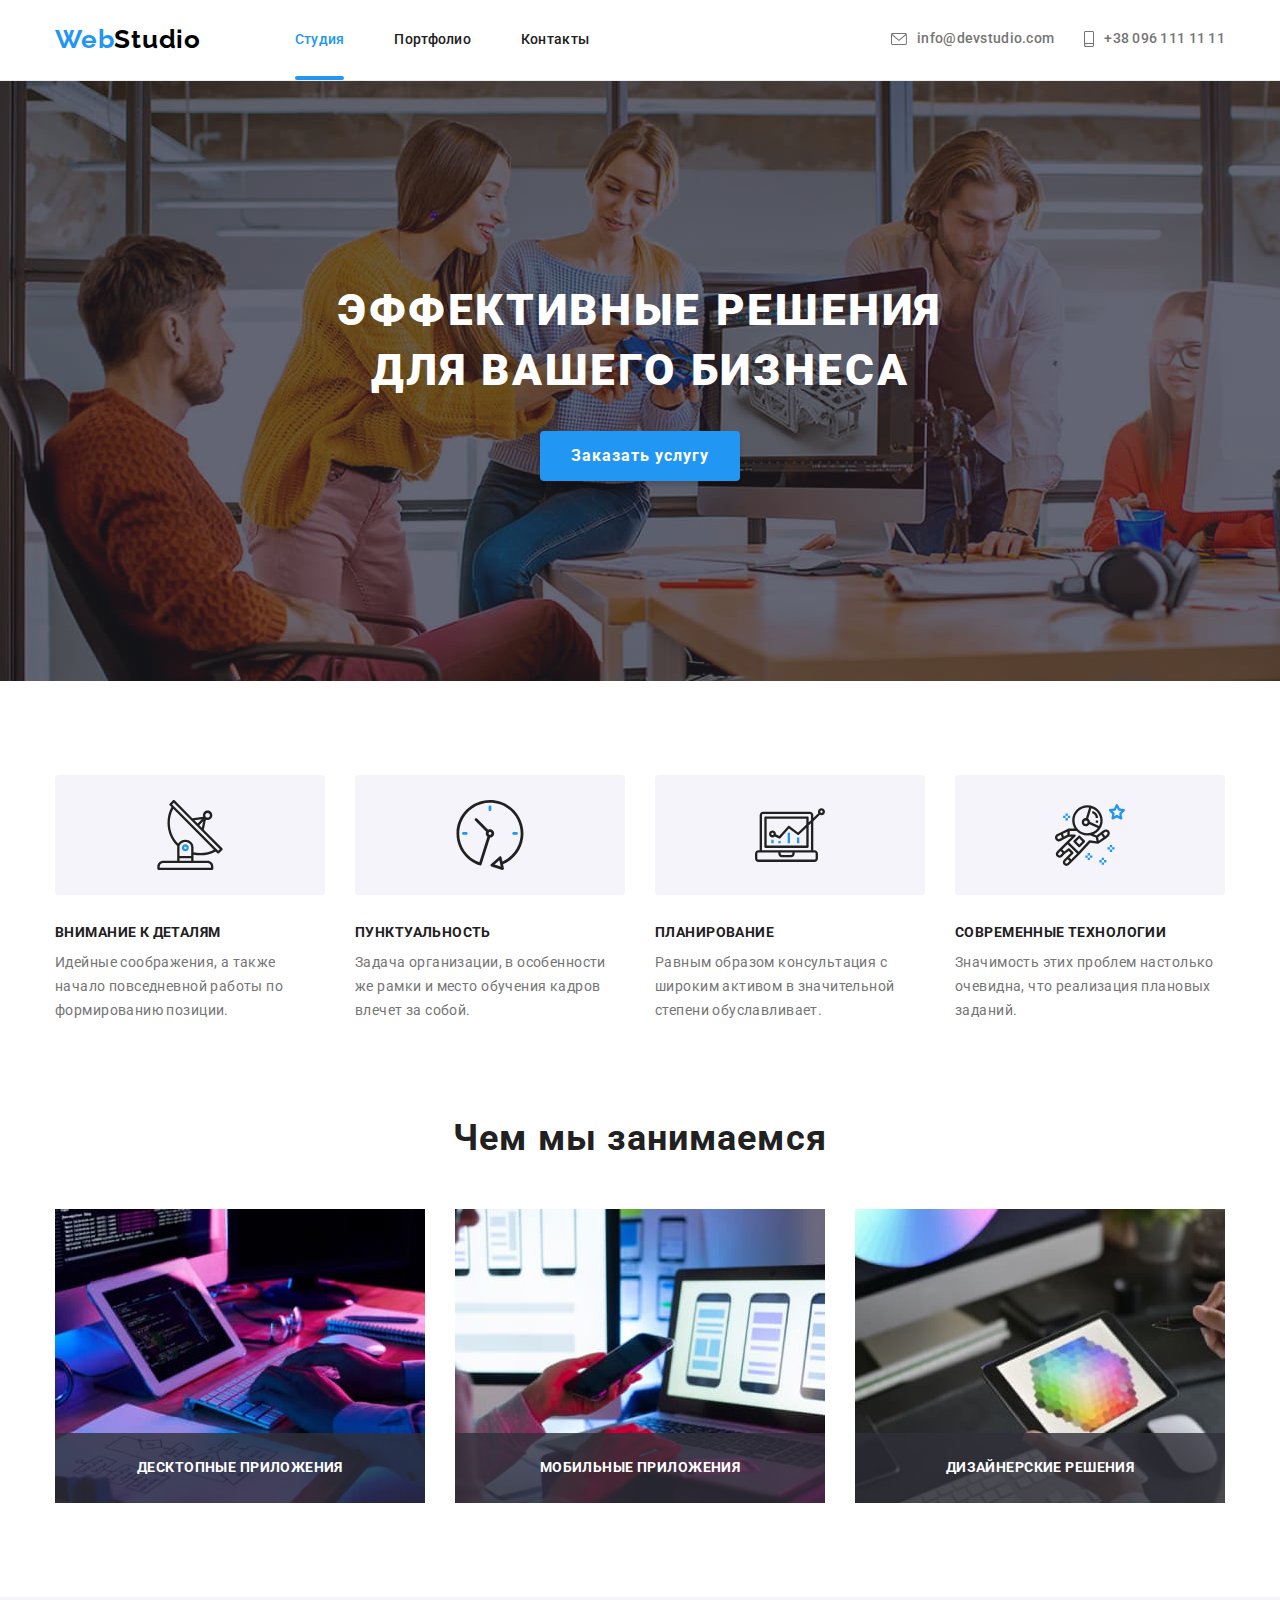
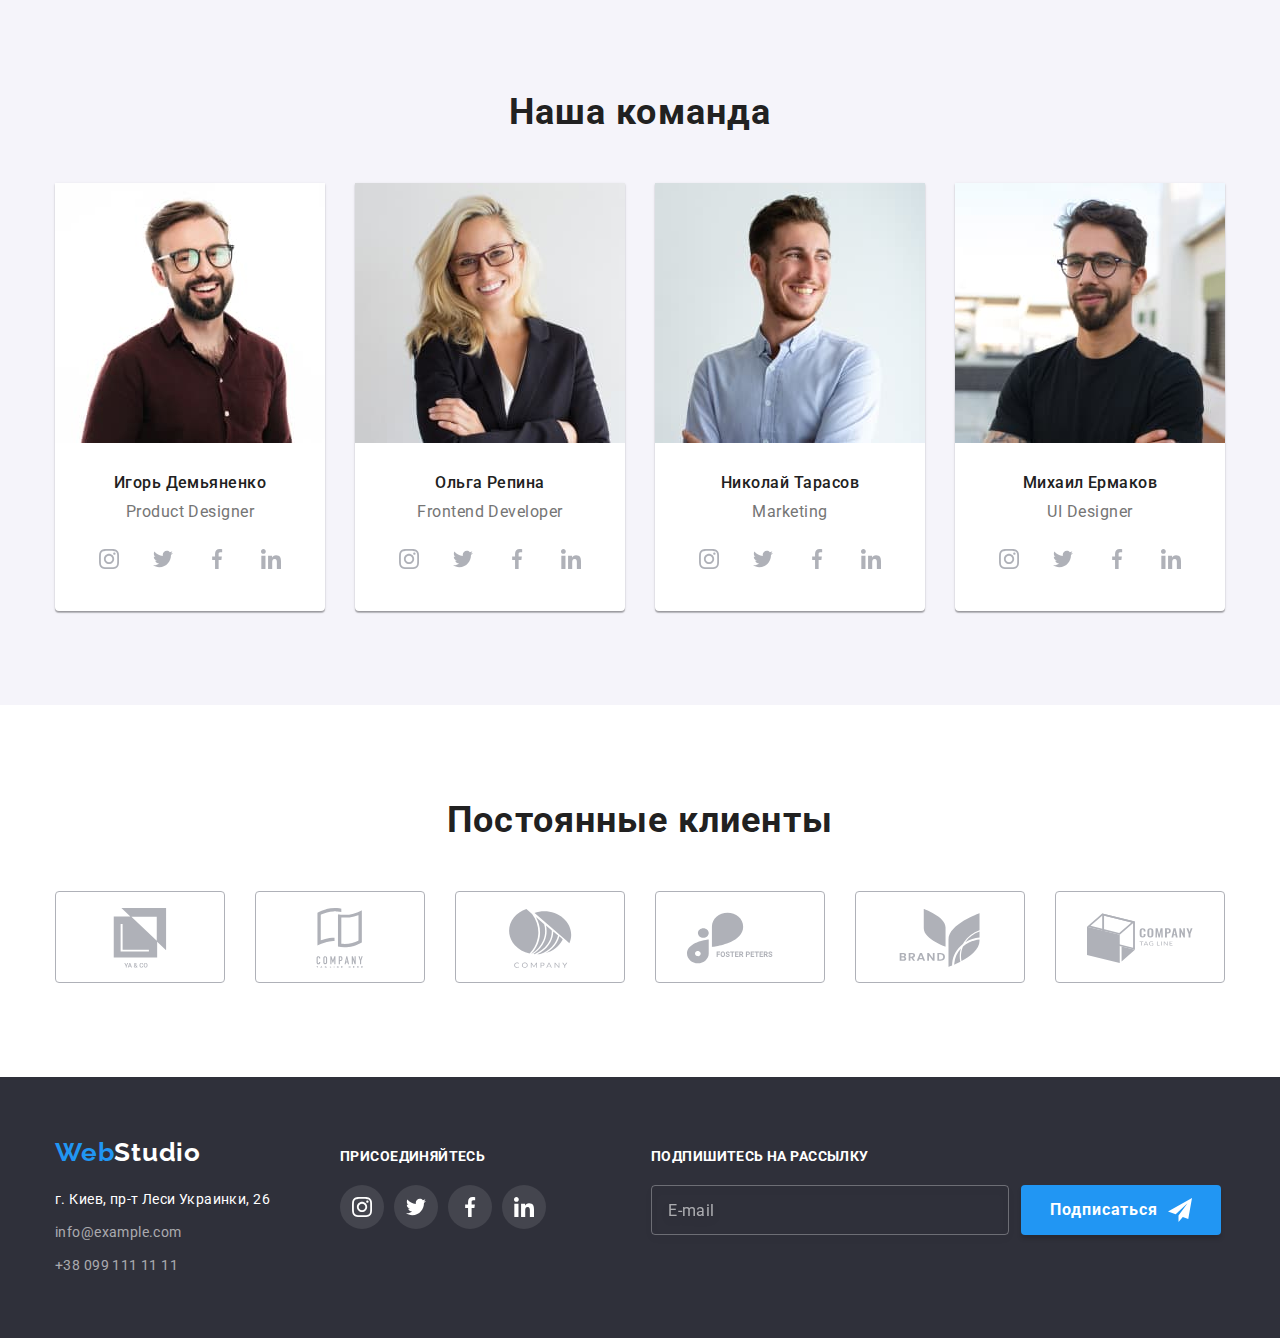
<file: index.html>
<!DOCTYPE html>
<html lang="ru">
  <head>
    <meta charset="UTF-8" />
    <meta http-equiv="X-UA-Compatible" content="IE=edge" />
    <meta name="viewport" content="width=device-width, initial-scale=1.0" />
    <title>Студия</title>
    <link
      href="https://fonts.googleapis.com/css2?family=Raleway:wght@700&family=Roboto:wght@400;500;700;900&display=swap"
      rel="stylesheet"
    />

    <link rel="stylesheet" href="./css/main.min.css" />
  </head>
  <body>
    <!--Шапка-->
    <header class="header">
      <div class="container header__container">
        <a href="./index.html" class="logo">Web<span class="logo__header">Studio</span></a>

        <button type="button" class="button-menu" aria-expanded="false" data-menu-button>
          <svg class="buttun-menu__icon" width="40" height="40" aria-label="Кнопка мобильного меню">
            <use
              class="button-menu__close"
              href="./images/icon-svg/symbol-defs.svg#btn-menu-icon-close"
            ></use>
            <use
              class="button-menu__menu"
              href="./images/icon-svg/symbol-defs.svg#btn-menu-icon"
            ></use>
          </svg>
        </button>

        <div class="menu-container" data-menu>
          <nav class="navigation">
            <ul class="nav">
              <li class="nav__item">
                <a href="./index.html" class="nav__link nav__link--accent">Студия</a>
              </li>

              <li class="nav__item">
                <a href="./portfolio.html" class="nav__link">Портфолио</a>
              </li>

              <li class="nav__item">
                <a href="" class="nav__link">Контакты</a>
              </li>
            </ul>
          </nav>

          <div class="mobile-box">
            <ul class="feedback">
              <li class="feedback__item">
                <a href="mailto:info@devstudio.com" class="feedback__link feedback__link--mail">
                  <svg class="feedback__icon feedback__icon--mail" width="16" height="12">
                    <use href="./images/icon-svg/symbol-defs.svg#link-envelope"></use>
                  </svg>
                  info@devstudio.com</a
                >
              </li>

              <li class="feedback__item">
                <a href="tel:+380961111111" class="feedback__link feedback__link--tel">
                  <svg class="feedback__icon feedback__icon--tel" width="10" height="16">
                    <use href="./images/icon-svg/symbol-defs.svg#link-smartphone"></use>
                  </svg>
                  +38 096 111 11 11</a
                >
              </li>
            </ul>

            <ul class="social-web">
              <li class="social-web__item">
                <a href="" class="social-web__link">Instagram</a>
              </li>

              <li class="social-web__item">
                <a href="" class="social-web__link">Twitter</a>
              </li>

              <li class="social-web__item">
                <a href="" class="social-web__link">Facebook</a>
              </li>

              <li class="social-web__item">
                <a href="" class="social-web__link">LinkedIn</a>
              </li>
            </ul>
          </div>
        </div>
      </div>
    </header>

    <main>
      <!--Герой-->

      <!--Секция 1-->
      <section class="hero">
        <div class="container">
          <h1 class="hero__title">Эффективные решения для вашего бизнеса</h1>
          <button class="button-service" type="button" data-modal-open>Заказать услугу</button>
        </div>
      </section>

      <!--Секция 2-->
      <section class="work">
        <div class="container">
          <!--Несуществующее название секции-->
          <h2 class="work__title">Подход к работе</h2>

          <ul class="examples">
            <li class="examples__item">
              <div class="examples__box">
                <svg class="examples__icon" width="70" height="70">
                  <use href="./images/icon-svg/symbol-defs.svg#icon-antenna"></use>
                </svg>
              </div>
              <h3 class="examples__title">Внимание к деталям</h3>
              <p class="examples__text">
                Идейные соображения, а также начало повседневной работы по формированию позиции.
              </p>
            </li>
            <li class="examples__item">
              <div class="examples__box">
                <svg class="examples__icon" width="70" height="70">
                  <use href="./images/icon-svg/symbol-defs.svg#icon-clock"></use>
                </svg>
              </div>
              <h3 class="examples__title">Пунктуальность</h3>
              <p class="examples__text">
                Задача организации, в особенности же рамки и место обучения кадров влечет за собой.
              </p>
            </li>
            <li class="examples__item">
              <div class="examples__box">
                <svg class="examples__icon" width="70" height="70">
                  <use href="./images/icon-svg/symbol-defs.svg#icon-diagram"></use>
                </svg>
              </div>
              <h3 class="examples__title">Планирование</h3>
              <p class="examples__text">
                Равным образом консультация с широким активом в значительной степени обуславливает.
              </p>
            </li>
            <li class="examples__item">
              <div class="examples__box">
                <svg class="examples__icon" width="70" height="70">
                  <use href="./images/icon-svg/symbol-defs.svg#icon-astronaut"></use>
                </svg>
              </div>
              <h3 class="examples__title">Современные технологии</h3>
              <p class="examples__text">
                Значимость этих проблем настолько очевидна, что реализация плановых заданий.
              </p>
            </li>
          </ul>
        </div>
      </section>

      <!--Секция 3-->
      <section class="technology">
        <div class="container">
          <h2 class="technology__title">Чем мы занимаемся</h2>

          <ul class="technology__list">
            <li class="technology__product">
              <img
                class="technology__card"
                srcset="
                  ./images/studio/section3/image1.jpg    1x,
                  ./images/studio/section3/image1@2x.jpg 2x
                "
                src="./images/studio/section3/image1.jpg"
                alt="Программист набирает код, 
                    который отображается наэкране монитора"
                width="370"
                height="294"
              />
              <div class="technology__box">
                <p class="technologi__text">Десктопные приложения</p>
              </div>
            </li>

            <li class="technology__product">
              <img
                class="technology__card"
                srcset="
                  ./images/studio/section3/image2.jpg    1x,
                  ./images/studio/section3/image2@2x.jpg 2x
                "
                src="./images/studio/section3/image2.jpg"
                alt="На экране монитора
                    изображены три экрана смартфонов"
                width="370"
                height="294"
              />
              <div class="technology__box">
                <p class="technologi__text">Мобильные приложения</p>
              </div>
            </li>

            <li class="technology__product">
              <img
                class="technology__card"
                srcset="
                  ./images/studio/section3/image3.jpg    1x,
                  ./images/studio/section3/image3@2x.jpg 2x
                "
                src="./images/studio/section3/image3.jpg"
                alt="На экране планшета изображена
                     политра цветов"
                width="370"
                height="294"
              />
              <div class="technology__box">
                <p class="technologi__text">Дизайнерские решения</p>
              </div>
            </li>
          </ul>
        </div>
      </section>

      <!--Секция 4-->
      <section class="team">
        <div class="container">
          <h2 class="team__title">Наша команда</h2>

          <ul class="specialist">
            <li class="specialist__item">
              <picture>
                <source
                  srcset="
                    ./images/studio/section4/laptop-Igor_D-270.jpg 1x,
                    ./images/studio/section4/laptop-Igor_D-540.jpg 2x
                  "
                  media="(min-width: 1200px)"
                  type="image/jpeg"
                />

                <source
                  srcset="
                    ./images/studio/section4/tablet-Igor_D-354.jpg 1x,
                    ./images/studio/section4/tablet-Igor_D-708.jpg 2x
                  "
                  media="(min-width: 768px)"
                  type="image/jpeg"
                />

                <source
                  srcset="
                    ./images/studio/section4/mobile-Igor_D-450.jpg 1x,
                    ./images/studio/section4/mobile-Igor_D-900.jpg 2x
                  "
                  media=""
                  type="image/jpeg"
                />

                <img
                  class="specialist__card"
                  src="./images/studio/section4/mobile-Igor_D-450.jpg"
                  alt="Улыбающийся молодой человек с чёрной бородкой
                    в очках, в коричневой рубашке"
                  width=""
                  height=""
                />
              </picture>

              <div class="specialist__info">
                <h3 class="specialist__name">Игорь Демьяненко</h3>
                <p lang="en" class="specialist__profession">Product Designer</p>

                <ul class="social-link">
                  <li class="social-link__item">
                    <a class="social-link__link" href="">
                      <svg class="social-link__icon" width="20" height="20">
                        <use href="./images/icon-svg/symbol-defs.svg#c-l-instagram"></use>
                      </svg>
                    </a>
                  </li>

                  <li class="social-link__item">
                    <a class="social-link__link" href="">
                      <svg class="social-link__icon" width="20" height="20">
                        <use href="./images/icon-svg/symbol-defs.svg#c-l-twitter"></use>
                      </svg>
                    </a>
                  </li>

                  <li class="social-link__item">
                    <a class="social-link__link" href="">
                      <svg class="social-link__icon" width="20" height="20">
                        <use href="./images/icon-svg/symbol-defs.svg#c-l-facebook"></use>
                      </svg>
                    </a>
                  </li>

                  <li class="social-link__item">
                    <a class="social-link__link" href="">
                      <svg class="social-link__icon" width="20" height="20">
                        <use href="./images/icon-svg/symbol-defs.svg#c-l-linkedin"></use>
                      </svg>
                    </a>
                  </li>
                </ul>
              </div>
            </li>

            <li class="specialist__item">
              <picture>
                <source
                  srcset="
                    ./images/studio/section4/laptop-Olga_R.jpg    1x,
                    ./images/studio/section4/laptop-Olga_R@2x.jpg 2x
                  "
                  media="(min-width: 1200px)"
                  type="image/jpeg"
                />

                <source
                  srcset="
                    ./images/studio/section4/tablet-Olga_R.jpg    1x,
                    ./images/studio/section4/tablet-Olga_R@2x.jpg 2x
                  "
                  media="(min-width: 768px)"
                  type="image/jpeg"
                />

                <source
                  srcset="
                    ./images/studio/section4/mobile-Olga_R.jpg    1x,
                    ./images/studio/section4/mobile-Olga_R@2x.jpg 2x
                  "
                  media=""
                  type="image/jpeg"
                />

                <img
                  class="specialist__card"
                  src="./images/studio/section4/mobile-Olga_R.jpg"
                  alt="Улыбающаяся девушка в очках, 
                    в черном пиджаке"
                  width=""
                  height=""
                />
              </picture>

              <div class="specialist__info">
                <h3 class="specialist__name">Ольга Репина</h3>
                <p lang="en" class="specialist__profession">Frontend Developer</p>

                <ul class="social-link">
                  <li class="social-link__item">
                    <a class="social-link__link" href="">
                      <svg class="social-link__icon" width="20" height="20">
                        <use href="./images/icon-svg/symbol-defs.svg#c-l-instagram"></use>
                      </svg>
                    </a>
                  </li>

                  <li class="social-link__item">
                    <a class="social-link__link" href="">
                      <svg class="social-link__icon" width="20" height="20">
                        <use href="./images/icon-svg/symbol-defs.svg#c-l-twitter"></use>
                      </svg>
                    </a>
                  </li>

                  <li class="social-link__item">
                    <a class="social-link__link" href="">
                      <svg class="social-link__icon" width="20" height="20">
                        <use href="./images/icon-svg/symbol-defs.svg#c-l-facebook"></use>
                      </svg>
                    </a>
                  </li>

                  <li class="social-link__item">
                    <a class="social-link__link" href="">
                      <svg class="social-link__icon" width="20" height="20">
                        <use href="./images/icon-svg/symbol-defs.svg#c-l-linkedin"></use>
                      </svg>
                    </a>
                  </li>
                </ul>
              </div>
            </li>

            <li class="specialist__item">
              <picture>
                <source
                  srcset="
                    ./images/studio/section4/laptop-Nikolay_T.jpg    1x,
                    ./images/studio/section4/laptop-Nikolay_T@2x.jpg 2x
                  "
                  media="(min-width: 1200px)"
                  type="image/jpeg"
                />

                <source
                  srcset="
                    ./images/studio/section4/tablet-Nikolay_T.jpg    1x,
                    ./images/studio/section4/tablet-Nikolay_T@2x.jpg 2x
                  "
                  media="(min-width: 768px)"
                  type="image/jpeg"
                />

                <source
                  srcset="
                    ./images/studio/section4/mobile-Nikolay_T.jpg    1x,
                    ./images/studio/section4/mobile-Nikolay_T@2x.jpg 2x
                  "
                  media=""
                  type="image/jpeg"
                />

                <img
                  class="specialist__card"
                  src="./images/studio/section4/mobile-Nikolay_T.jpg"
                  alt="Улыбающийся молодой челвек
                     в светло-голубой рубашке"
                  width=""
                  height=""
                />
              </picture>

              <div class="specialist__info">
                <h3 class="specialist__name">Николай Тарасов</h3>
                <p lang="en" class="specialist__profession">Marketing</p>

                <ul class="social-link">
                  <li class="social-link__item">
                    <a class="social-link__link" href="">
                      <svg class="social-link__icon" width="20" height="20">
                        <use href="./images/icon-svg/symbol-defs.svg#c-l-instagram"></use>
                      </svg>
                    </a>
                  </li>

                  <li class="social-link__item">
                    <a class="social-link__link" href="">
                      <svg class="social-link__icon" width="20" height="20">
                        <use href="./images/icon-svg/symbol-defs.svg#c-l-twitter"></use>
                      </svg>
                    </a>
                  </li>

                  <li class="social-link__item">
                    <a class="social-link__link" href="">
                      <svg class="social-link__icon" width="20" height="20">
                        <use href="./images/icon-svg/symbol-defs.svg#c-l-facebook"></use>
                      </svg>
                    </a>
                  </li>

                  <li class="social-link__item">
                    <a class="social-link__link" href="">
                      <svg class="social-link__icon" width="20" height="20">
                        <use href="./images/icon-svg/symbol-defs.svg#c-l-linkedin"></use>
                      </svg>
                    </a>
                  </li>
                </ul>
              </div>
            </li>

            <li class="specialist__item">
              <picture>
                <source
                  srcset="
                    ./images/studio/section4/laptop-Mikhail_E.jpg    1x,
                    ./images/studio/section4/laptop-Mikhail_E@2x.jpg 2x
                  "
                  media="(min-width: 1200px)"
                  type="image/jpeg"
                />

                <source
                  srcset="
                    ./images/studio/section4/tablet-Mikhail_E.jpg    1x,
                    ./images/studio/section4/tablet-Mikhail_E@2x.jpg 2x
                  "
                  media="(min-width: 768px)"
                  type="image/jpeg"
                />

                <source
                  srcset="
                    ./images/studio/section4/mobile-Mikhail_E.jpg    1x,
                    ./images/studio/section4/mobile-Mikhail_E@2x.jpg 2x
                  "
                  media=""
                  type="image/jpeg"
                />

                <img
                  class="specialist__card"
                  src="./images/studio/section4/mobile-Mikhail_E.jpg"
                  alt="Улыбающийся молодой человек с черной бородкой,
                    в очках, в чёрной футболке"
                  width=""
                  height=""
                />
              </picture>

              <div class="specialist__info">
                <h3 class="specialist__name">Михаил Ермаков</h3>
                <p lang="en" class="specialist__profession">UI Designer</p>

                <ul class="social-link">
                  <li class="social-link__item">
                    <a class="social-link__link" href="">
                      <svg class="social-link__icon" width="20" height="20">
                        <use href="./images/icon-svg/symbol-defs.svg#c-l-instagram"></use>
                      </svg>
                    </a>
                  </li>

                  <li class="social-link__item">
                    <a class="social-link__link" href="">
                      <svg class="social-link__icon" width="20" height="20">
                        <use href="./images/icon-svg/symbol-defs.svg#c-l-twitter"></use>
                      </svg>
                    </a>
                  </li>

                  <li class="social-link__item">
                    <a class="social-link__link" href="">
                      <svg class="social-link__icon" width="20" height="20">
                        <use href="./images/icon-svg/symbol-defs.svg#c-l-facebook"></use>
                      </svg>
                    </a>
                  </li>

                  <li class="social-link__item">
                    <a class="social-link__link" href="">
                      <svg class="social-link__icon" width="20" height="20">
                        <use href="./images/icon-svg/symbol-defs.svg#c-l-linkedin"></use>
                      </svg>
                    </a>
                  </li>
                </ul>
              </div>
            </li>
          </ul>
        </div>
      </section>

      <!-- Секція 5 -->
      <section class="clients">
        <div class="container">
          <h2 class="clients__title">Постоянные клиенты</h2>

          <ul class="clients__list">
            <li class="clients__item">
              <a class="clients__link" href="">
                <svg class="clients__icon" width="106" height="60">
                  <use href="./images/icon-svg/symbol-defs.svg#client-1"></use>
                </svg>
              </a>
            </li>

            <li class="clients__item">
              <a class="clients__link" href="">
                <svg class="clients__icon" width="106" height="60">
                  <use href="./images/icon-svg/symbol-defs.svg#client-2"></use>
                </svg>
              </a>
            </li>

            <li class="clients__item">
              <a class="clients__link" href="">
                <svg class="clients__icon" width="106" height="60">
                  <use href="./images/icon-svg/symbol-defs.svg#client-3"></use>
                </svg>
              </a>
            </li>

            <li class="clients__item">
              <a class="clients__link" href="">
                <svg class="clients__icon" width="106" height="60">
                  <use href="./images/icon-svg/symbol-defs.svg#client-4"></use>
                </svg>
              </a>
            </li>

            <li class="clients__item">
              <a class="clients__link" href="">
                <svg class="clients__icon" width="106" height="60">
                  <use href="./images/icon-svg/symbol-defs.svg#client-5"></use>
                </svg>
              </a>
            </li>

            <li class="clients__item">
              <a class="clients__link" href="">
                <svg class="clients__icon" width="106" height="60">
                  <use href="./images/icon-svg/symbol-defs.svg#client-6"></use>
                </svg>
              </a>
            </li>
          </ul>
        </div>
      </section>
    </main>

    <!--Подвал-->
    <footer class="footer">
      <div class="container footer__container">
        <div class="footer__block">
          <div class="footer__box">
            <a href="./index.html" class="logo-footer"
              >Web<span class="logo-footer__color">Studio</span></a
            >
            <address class="address">
              <ul class="address__list">
                <li class="address__item">
                  <a
                    class="address__link address__link--color"
                    href="https://goo.gl/maps/urmdaWCt248vLgHYA"
                    target="_blank"
                    rel="noreferrer noopener"
                  >
                    г. Киев, пр-т Леси Украинки, 26</a
                  >
                </li>
                <li class="address__item">
                  <a class="address__link" href="mailto:info@example.com">info@example.com</a>
                </li>
                <li class="address__item">
                  <a class="address__link" href="tel:+380991111111">+38 099 111 11 11</a>
                </li>
              </ul>
            </address>
          </div>

          <div class="footer__box-link">
            <p class="footer__title-link">присоединяйтесь</p>

            <ul class="soc-link">
              <li class="soc-link__item">
                <a class="soc-link__link" href="">
                  <svg class="soc-link__icon" width="20" height="20">
                    <use href="./images/icon-svg/symbol-defs.svg#c-l-instagram"></use>
                  </svg>
                </a>
              </li>

              <li class="soc-link__item">
                <a class="soc-link__link" href="">
                  <svg class="soc-link__icon" width="20" height="20">
                    <use href="./images/icon-svg/symbol-defs.svg#c-l-twitter"></use>
                  </svg>
                </a>
              </li>

              <li class="soc-link__item">
                <a class="soc-link__link" href="">
                  <svg class="soc-link__icon" width="20" height="20">
                    <use href="./images/icon-svg/symbol-defs.svg#c-l-facebook"></use>
                  </svg>
                </a>
              </li>

              <li class="soc-link__item">
                <a class="soc-link__link" href="">
                  <svg class="soc-link__icon" width="20" height="20">
                    <use href="./images/icon-svg/symbol-defs.svg#c-l-linkedin"></use>
                  </svg>
                </a>
              </li>
            </ul>
          </div>
        </div>

        <div class="footer__box-mailing">
          <p class="footer__title-mailing">Подпишитесь на рассылку</p>

          <form class="mailing" name="mailing_form" autocomplete="off">
            <div class="mailing__box">
              <label class="mailing__label" for="user_mail"></label>
              <input
                class="mailing__input"
                type="email"
                name="email"
                id="user_mail"
                placeholder="E-mail"
              />
              <button class="button-mailing" type="submit">
                Подписаться
                <svg class="button-mailing__icon" width="24" height="24">
                  <use href="./images/icon-svg/symbol-defs.svg#icon-mailing"></use>
                </svg>
              </button>
            </div>
          </form>
        </div>
      </div>
    </footer>

    <!-- Модальне вікно -->
    <div class="backdrop is-hidden" data-modal>
      <div class="modal">
        <button class="modal__button" type="button" data-modal-close>
          <svg class="modal__icon" width="11" height="11">
            <use href="./images/icon-svg/symbol-defs.svg#close-modal"></use>
          </svg>
        </button>

        <form class="form" name="signup_form" autocomplete="off">
          <h2 class="form__title">Оставьте свои данные, мы вам перезвоним</h2>

          <label class="form__label" for="user-name">Имя</label>
          <div class="form__box">
            <input class="form__input" type="text" name="user-name" id="user-name" autofocus />
            <svg class="form__icon" width="18" height="18">
              <use href="./images/icon-svg/symbol-defs.svg#black-person-icon"></use>
            </svg>
          </div>

          <label class="form__label" for="telephone">Телефон</label>
          <div class="form__box">
            <input class="form__input" type="tel" name="phone-number" id="telephone" />
            <svg class="form__icon" width="18" height="18">
              <use href="./images/icon-svg/symbol-defs.svg#black-phone-icon"></use>
            </svg>
          </div>

          <label class="form__label" for="mail">Почта</label>
          <div class="form__box">
            <input class="form__input" type="email" name="email" id="mail" />
            <svg class="form__icon" width="18" height="18">
              <use href="./images/icon-svg/symbol-defs.svg#black-email-icon"></use>
            </svg>
          </div>

          <label class="form__label" for="comment">Комментарий</label>
          <textarea
            class="form__textarea"
            name="comment"
            id="comment"
            placeholder="Введите текст"
          ></textarea>

          <label class="form__label form__label--terms">
            <input
              class="form__input form__input--terms"
              type="checkbox"
              name="agreement"
              value="terms"
              id="terms"
            />
            <span class="form__check-icon"></span>
            <span
              >Соглашаюсь с рассылкой и принимаю
              <a class="form__terms-link" href="">Условия договора</a></span
            >
          </label>

          <button class="button-submit" type="submit">Отправить</button>
        </form>
      </div>
    </div>

    <script src="./js/modal.js"></script>
    <script src="./js/mobile-menu.js"></script>
  </body>
</html>
</file>
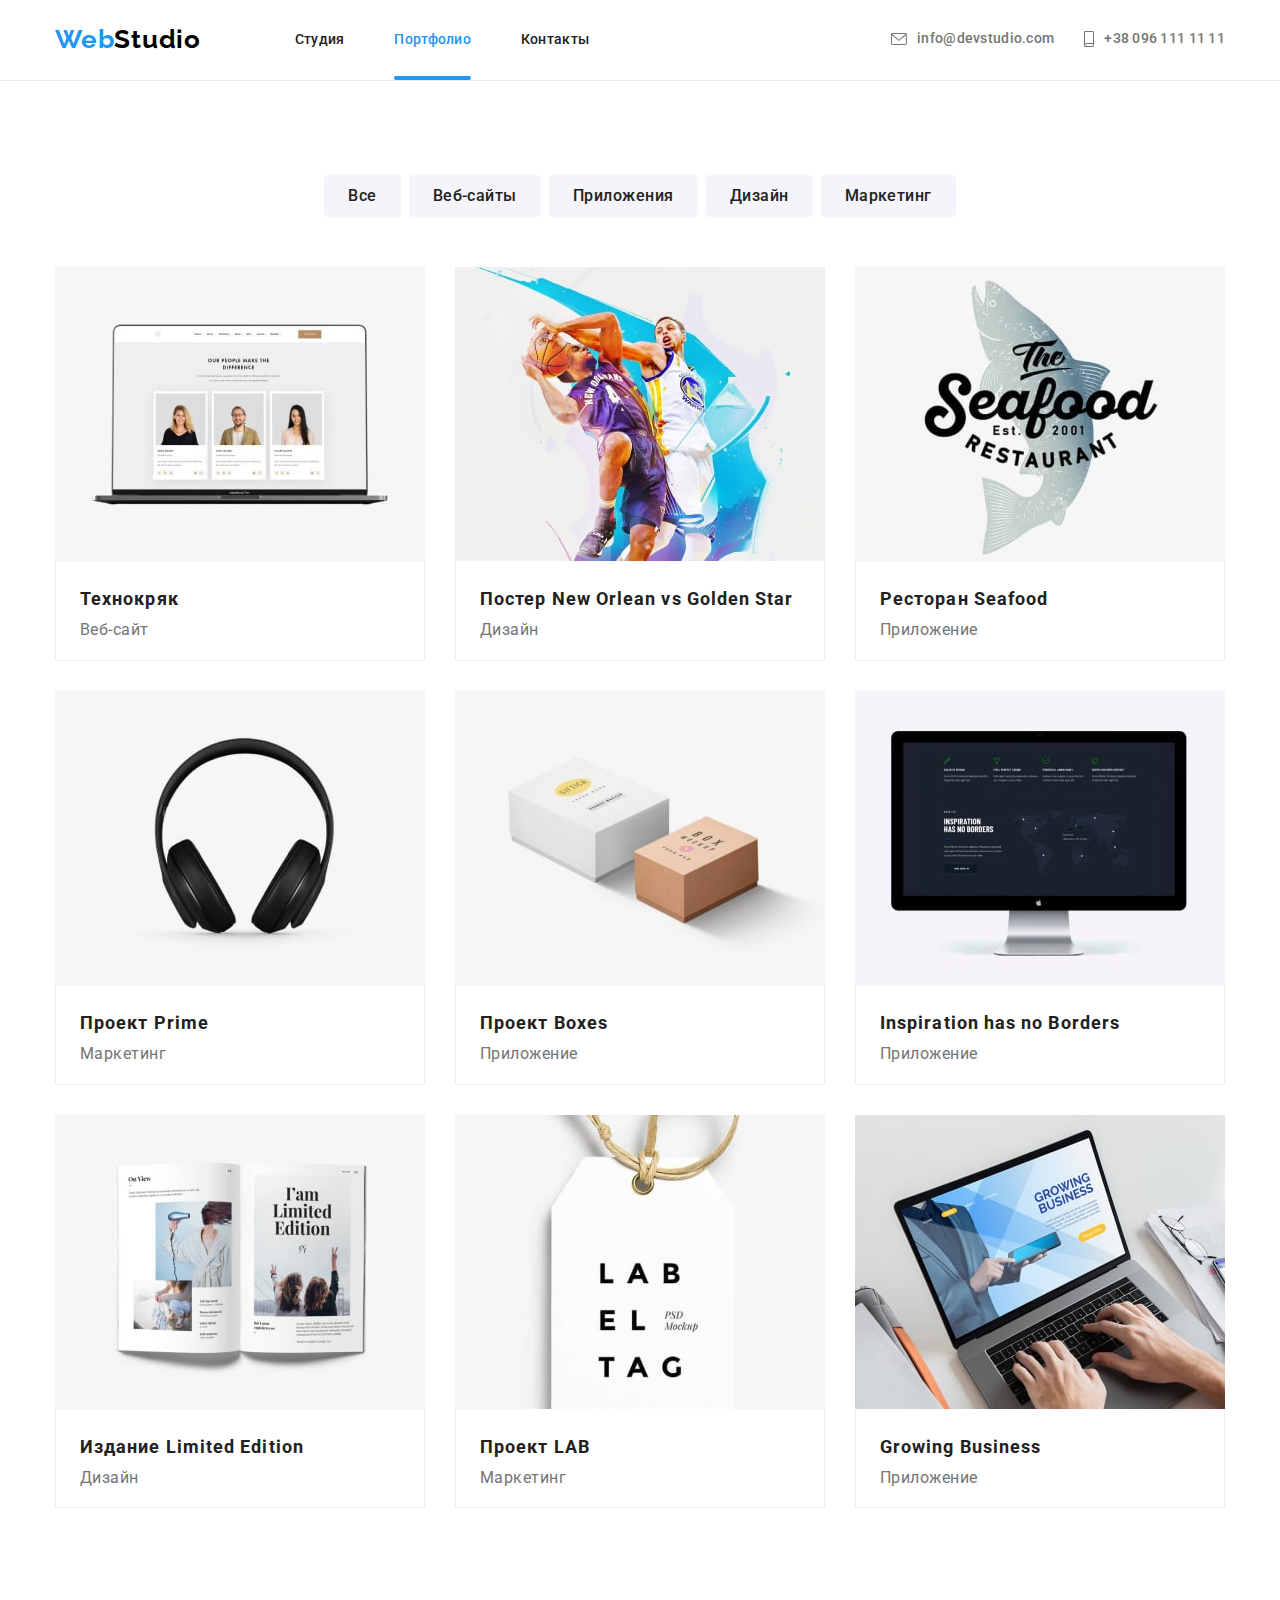
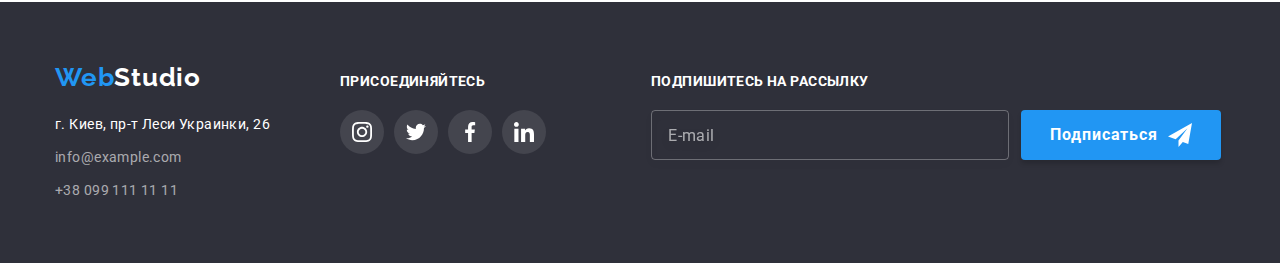
<file: portfolio.html>
<!DOCTYPE html>
<html lang="ru">
  <head>
    <meta charset="UTF-8" />
    <meta http-equiv="X-UA-Compatible" content="IE=edge" />
    <meta name="viewport" content="width=device-width, initial-scale=1.0" />
    <title>Портфолио</title>
    <link
      href="https://fonts.googleapis.com/css2?family=Raleway:wght@700&family=Roboto:wght@400;500;700;900&display=swap"
      rel="stylesheet"
    />

    <link rel="stylesheet" href="./css/main.min.css" />
  </head>
  <body>
    <!--Шапка-->
    <header class="header">
      <div class="container header__container">
        <a href="./index.html" class="logo">Web<span class="logo__header">Studio</span></a>

        <button type="button" class="button-menu" aria-expanded="false" data-menu-button>
          <svg class="buttun-menu__icon" width="40" height="40" aria-label="Кнопка мобильного меню">
            <use
              class="button-menu__close"
              href="./images/icon-svg/symbol-defs.svg#btn-menu-icon-close"
            ></use>
            <use
              class="button-menu__menu"
              href="./images/icon-svg/symbol-defs.svg#btn-menu-icon"
            ></use>
          </svg>
        </button>

        <div class="menu-container" data-menu>
          <nav class="navigation">
            <ul class="nav">
              <li class="nav__item">
                <a href="./index.html" class="nav__link">Студия</a>
              </li>

              <li class="nav__item">
                <a href="./portfolio.html" class="nav__link nav__link--accent">Портфолио</a>
              </li>

              <li class="nav__item">
                <a href="" class="nav__link">Контакты</a>
              </li>
            </ul>
          </nav>

          <ul class="feedback">
            <li class="feedback__item">
              <a href="mailto:info@devstudio.com" class="feedback__link feedback__link--mail">
                <svg class="feedback__icon feedback__icon--mail" width="16" height="12">
                  <use href="./images/icon-svg/symbol-defs.svg#link-envelope"></use>
                </svg>
                info@devstudio.com</a
              >
            </li>

            <li class="feedback__item">
              <a href="tel:+380961111111" class="feedback__link feedback__link--tel">
                <svg class="feedback__icon feedback__icon--tel" width="10" height="16">
                  <use href="./images/icon-svg/symbol-defs.svg#link-smartphone"></use>
                </svg>
                +38 096 111 11 11</a
              >
            </li>
          </ul>

          <ul class="social-web">
            <li class="social-web__item">
              <a href="" class="social-web__link">Instagram</a>
            </li>

            <li class="social-web__item">
              <a href="" class="social-web__link">Twitter</a>
            </li>

            <li class="social-web__item">
              <a href="" class="social-web__link">Facebook</a>
            </li>

            <li class="social-web__item">
              <a href="" class="social-web__link">LinkedIn</a>
            </li>
          </ul>
        </div>
      </div>
    </header>

    <main>
      <!--Герой-->

      <!--Секция 1-->
      <section class="filtres">
        <div class="container">
          <h1 class="filtres-title">Примеры работ</h1>
          <!--Несуществующее название секции-->
          <ul class="button-list">
            <li class="button-list__item">
              <button type="button" class="button-list__btn">Все</button>
            </li>

            <li class="button-list__item">
              <button type="button" class="button-list__btn">Веб-сайты</button>
            </li>

            <li class="button-list__item">
              <button type="button" class="button-list__btn">Приложения</button>
            </li>

            <li class="button-list__item">
              <button type="button" class="button-list__btn">Дизайн</button>
            </li>

            <li class="button-list__item">
              <button type="button" class="button-list__btn">Маркетинг</button>
            </li>
          </ul>

          <ul class="grid">
            <li class="grid__item">
              <a class="grid__project" href="">
                <div class="grid__thumb">
                  <picture>
                    <source
                      srcset="
                        ./images/portfolio/laptop-img_1.jpg    1x,
                        ./images/portfolio/laptop-img_1@2x.jpg 2x
                      "
                      media="(min-width: 1200px)"
                      sizes=""
                      type="image/jpeg"
                    />
                    <source
                      srcset="
                        ./images/portfolio/tablet-img_1.jpg    1x,
                        ./images/portfolio/tablet-img_1@2x.jpg 2x
                      "
                      media="(min-width: 768px)"
                      type="image/jpeg"
                    />

                    <source
                      srcset="
                        ./images/portfolio/mobile-img_1.jpg    1x,
                        ./images/portfolio/mobile-img_1@2x.jpg 2x
                      "
                      media=""
                      type="image/jpeg"
                    />

                    <img
                      class="grid__card"
                      src="/images/portfolio/laptop-img_1.jpg"
                      alt="На мониторе ноутбука открыта страница сайта"
                      width="370px"
                      height="294px"
                    />
                  </picture>

                  <p class="grid__text-transform">
                    Ресурс предлагает комплексные предложения с разным уровнем функционала и
                    сервисов. Все это позволит посетителю получить исчерпывающие сведения о компании
                    или частном лице.
                  </p>
                </div>
                <div class="grid__box">
                  <h2 class="grid__title">Технокряк</h2>
                  <p class="grid__text">Веб-сайт</p>
                </div>
              </a>
            </li>

            <li class="grid__item">
              <a class="grid__project" href="">
                <div class="grid__thumb">
                  <picture>
                    <source
                      srcset="
                        ./images/portfolio/laptop-img_2.jpg    1x,
                        ./images/portfolio/laptop-img_2@2x.jpg 2x
                      "
                      media="(min-width: 1200px)"
                      type="image/jpeg"
                    />

                    <source
                      srcset="
                        ./images/portfolio/tablet-img_2.jpg    1x,
                        ./images/portfolio/tablet-img_2@2x.jpg 2x
                      "
                      media="(min-width: 768px)"
                      type="image/jpeg"
                    />

                    <source
                      srcset="
                        ./images/portfolio/mobile-img_2.jpg    1x,
                        ./images/portfolio/mobile-img_2@2x.jpg 2x
                      "
                      media=""
                      type="image/jpeg"
                    />

                    <img
                      class="grid__card"
                      src="./images/portfolio/laptop-img_2.jpg"
                      alt="На мониторе ноутбука открыта страница сайта"
                      width="370px"
                      height="294px"
                    />
                  </picture>

                  <p class="grid__text-transform">
                    Ресурс предлагает комплексные предложения с разным уровнем функционала и
                    сервисов. Все это позволит посетителю получить исчерпывающие сведения о компании
                    или частном лице.
                  </p>
                </div>
                <div class="grid__box">
                  <h2 class="grid__title">
                    Постер <span lang="en">New Orlean vs Golden Star</span>
                  </h2>
                  <p class="grid__text">Дизайн</p>
                </div>
              </a>
            </li>

            <li class="grid__item">
              <a class="grid__project" href="">
                <div class="grid__thumb">
                  <picture>
                    <source
                      srcset="
                        ./images/portfolio/laptop-img_3.jpg    1x,
                        ./images/portfolio/laptop-img_3@2x.jpg 2x
                      "
                      media="(min-width: 1200px)"
                      type="image/jpeg"
                    />

                    <source
                      srcset="
                        ./images/portfolio/tablet-img_3.jpg    1x,
                        ./images/portfolio/tablet-img_3@2x.jpg 2x
                      "
                      media="(min-width: 768px)"
                      type="image/jpeg"
                    />

                    <source
                      srcset="
                        ./images/portfolio/mobile-img_3.jpg    1x,
                        ./images/portfolio/mobile-img_3@2x.jpg 2x
                      "
                      media=""
                      type="image/jpeg"
                    />

                    <img
                      class="grid__card"
                      src="./images/portfolio/laptop-img_3.jpg"
                      alt="На мониторе ноутбука открыта страница сайта"
                      width="370px"
                      height="294px"
                    />
                  </picture>

                  <p class="grid__text-transform">
                    Ресурс предлагает комплексные предложения с разным уровнем функционала и
                    сервисов. Все это позволит посетителю получить исчерпывающие сведения о компании
                    или частном лице.
                  </p>
                </div>
                <div class="grid__box">
                  <h2 class="grid__title">Ресторан <span lang="en">Seafood</span></h2>
                  <p class="grid__text">Приложение</p>
                </div>
              </a>
            </li>

            <li class="grid__item">
              <a class="grid__project" href="">
                <div class="grid__thumb">
                  <picture>
                    <source
                      srcset="
                        ./images/portfolio/laptop-img_4.jpg    1x,
                        ./images/portfolio/laptop-img_4@2x.jpg 2x
                      "
                      media="(min-width: 1200px)"
                      type="image/jpeg"
                    />

                    <source
                      srcset="
                        ./images/portfolio/tablet-img_4.jpg    1x,
                        ./images/portfolio/tablet-img_4@2x.jpg 2x
                      "
                      media="(min-width: 768px)"
                      type="image/jpeg"
                    />

                    <source
                      srcset="
                        ./images/portfolio/mobile-img_4.jpg    1x,
                        ./images/portfolio/mobile-img_4@2x.jpg 2x
                      "
                      media=""
                      type="image/jpeg"
                    />

                    <img
                      class="grid__card"
                      src="./images/portfolio/laptop-img_4.jpg"
                      alt="На мониторе ноутбука открыта страница сайта"
                      width="370px"
                      height="294px"
                    />
                  </picture>

                  <p class="grid__text-transform">
                    Ресурс предлагает комплексные предложения с разным уровнем функционала и
                    сервисов. Все это позволит посетителю получить исчерпывающие сведения о компании
                    или частном лице.
                  </p>
                </div>
                <div class="grid__box">
                  <h2 class="grid__title">Проект <span lang="en">Prime</span></h2>
                  <p class="grid__text">Маркетинг</p>
                </div>
              </a>
            </li>

            <li class="grid__item">
              <a class="grid__project" href="">
                <div class="grid__thumb">
                  <picture>
                    <source
                      srcset="
                        ./images/portfolio/laptop-img_5.jpg    1x,
                        ./images/portfolio/laptop-img_5@2x.jpg 2x
                      "
                      media="(min-width: 1200px)"
                      type="image/jpeg"
                    />

                    <source
                      srcset="
                        ./images/portfolio/tablet-img_5.jpg    1x,
                        ./images/portfolio/tablet-img_5@2x.jpg 2x
                      "
                      media="(min-width: 768px)"
                      type="image/jpeg"
                    />

                    <source
                      srcset="
                        ./images/portfolio/mobile-img_5.jpg    1x,
                        ./images/portfolio/mobile-img_5@2x.jpg 2x
                      "
                      media=""
                      type="image/jpeg"
                    />

                    <img
                      class="grid__card"
                      src="./images/portfolio/laptop-img_5.jpg"
                      alt="На мониторе ноутбука открыта страница сайта"
                      width="370px"
                      height="294px"
                    />
                  </picture>

                  <p class="grid__text-transform">
                    Ресурс предлагает комплексные предложения с разным уровнем функционала и
                    сервисов. Все это позволит посетителю получить исчерпывающие сведения о компании
                    или частном лице.
                  </p>
                </div>
                <div class="grid__box">
                  <h2 class="grid__title">Проект <span lang="en">Boxes</span></h2>
                  <p class="grid__text">Приложение</p>
                </div>
              </a>
            </li>

            <li class="grid__item">
              <a class="grid__project" href="">
                <div class="grid__thumb">
                  <picture>
                    <source
                      srcset="
                        ./images/portfolio/laptop-img_6.jpg    1x,
                        ./images/portfolio/laptop-img_6@2x.jpg 2x
                      "
                      media="(min-width: 1200px)"
                      type="image/jpeg"
                    />

                    <source
                      srcset="
                        ./images/portfolio/tablet-img_6.jpg    1x,
                        ./images/portfolio/tablet-img_6@2x.jpg 2x
                      "
                      media="(min-width: 768px)"
                      type="image/jpeg"
                    />

                    <source
                      srcset="
                        ./images/portfolio/mobile-img_6.jpg    1x,
                        ./images/portfolio/mobile-img_6@2x.jpg 2x
                      "
                      media=""
                      type="image/jpeg"
                    />

                    <img
                      class="grid__card"
                      src="./images/portfolio/laptop-img_6.jpg "
                      alt="На мониторе ноутбука открыта страница сайта"
                      width="370px"
                      height="294px"
                    />
                  </picture>

                  <p class="grid__text-transform">
                    Ресурс предлагает комплексные предложения с разным уровнем функционала и
                    сервисов. Все это позволит посетителю получить исчерпывающие сведения о компании
                    или частном лице.
                  </p>
                </div>
                <div class="grid__box">
                  <h2 class="grid__title" lang="en">Inspiration has no Borders</h2>
                  <p class="grid__text">Приложение</p>
                </div>
              </a>
            </li>

            <li class="grid__item">
              <a class="grid__project" href="">
                <div class="grid__thumb">
                  <picture>
                    <source
                      srcset="
                        ./images/portfolio/laptop-img_7.jpg    1x,
                        ./images/portfolio/laptop-img_7@2x.jpg 2x
                      "
                      media="(min-width: 1200px)"
                      type="image/jpeg"
                    />
                    <source
                      srcset="
                        ./images/portfolio/tablet-img_7.jpg    1x,
                        ./images/portfolio/tablet-img_7@2x.jpg 2x
                      "
                      media="(min-width: 768px)"
                      type="image/jpeg"
                    />

                    <source
                      srcset="
                        ./images/portfolio/mobile-img_7.jpg    1x,
                        ./images/portfolio/mobile-img_7@2x.jpg 2x
                      "
                      media=""
                      type="image/jpeg"
                    />

                    <img
                      class="grid__card"
                      src="./images/portfolio/laptop-img_7.jpg "
                      alt="На мониторе ноутбука открыта страница сайта"
                      width="370px"
                      height="294px"
                    />
                  </picture>

                  <p class="grid__text-transform">
                    Ресурс предлагает комплексные предложения с разным уровнем функционала и
                    сервисов. Все это позволит посетителю получить исчерпывающие сведения о компании
                    или частном лице.
                  </p>
                </div>
                <div class="grid__box">
                  <h2 class="grid__title">Издание <span lang="en">Limited Edition</span></h2>
                  <p class="grid__text">Дизайн</p>
                </div>
              </a>
            </li>

            <li class="grid__item">
              <a class="grid__project" href="">
                <div class="grid__thumb">
                  <picture>
                    <source
                      srcset="
                        ./images/portfolio/laptop-img_8.jpg    1x,
                        ./images/portfolio/laptop-img_8@2x.jpg 2x
                      "
                      media="(min-width: 1200px)"
                      type="image/jpeg"
                    />
                    <source
                      srcset="
                        ./images/portfolio/tablet-img_8.jpg    1x,
                        ./images/portfolio/tablet-img_8@2x.jpg 2x
                      "
                      media="(min-width: 768px)"
                      type="image/jpeg"
                    />

                    <source
                      srcset="
                        ./images/portfolio/mobile-img_8.jpg    1x,
                        ./images/portfolio/mobile-img_8@2x.jpg 2x
                      "
                      media=""
                      type="image/jpeg"
                    />

                    <img
                      class="grid__card"
                      src="./images/portfolio/laptop-img_8.jpg "
                      alt="На мониторе ноутбука открыта страница сайта"
                      width="370px"
                      height="294px"
                    />
                  </picture>

                  <p class="grid__text-transform">
                    Ресурс предлагает комплексные предложения с разным уровнем функционала и
                    сервисов. Все это позволит посетителю получить исчерпывающие сведения о компании
                    или частном лице.
                  </p>
                </div>
                <div class="grid__box">
                  <h2 class="grid__title">Проект <span lang="en">LAB</span></h2>
                  <p class="grid__text">Маркетинг</p>
                </div>
              </a>
            </li>

            <li class="grid__item">
              <a class="grid__project" href="">
                <div class="grid__thumb">
                  <picture>
                    <source
                      srcset="
                        ./images/portfolio/laptop-img_9.jpg    1x,
                        ./images/portfolio/laptop-img_9@2x.jpg 2x
                      "
                      media="(min-width: 1200px)"
                      type="image/jpeg"
                    />

                    <source
                      srcset="
                        ./images/portfolio/tablet-img_9.jpg    1x,
                        ./images/portfolio/tablet-img_9@2x.jpg 2x
                      "
                      media="(min-width: 768px)"
                      type="image/jpeg"
                    />

                    <source
                      srcset="
                        ./images/portfolio/mobile-img_9.jpg    1x,
                        ./images/portfolio/mobile-img_9@2x.jpg 2x
                      "
                      media=""
                      type="image/jpeg"
                    />

                    <img
                      class="grid__card"
                      src="./images/portfolio/laptop-img_9.jpg"
                      alt="На мониторе ноутбука открыта страница сайта"
                      width="370px"
                      height="294px"
                    />
                  </picture>

                  <p class="grid__text-transform">
                    Ресурс предлагает комплексные предложения с разным уровнем функционала и
                    сервисов. Все это позволит посетителю получить исчерпывающие сведения о компании
                    или частном лице.
                  </p>
                </div>
                <div class="grid__box">
                  <h2 class="grid__title" lang="en">Growing Business</h2>
                  <p class="grid__text">Приложение</p>
                </div>
              </a>
            </li>
          </ul>
        </div>
      </section>
    </main>

    <!--Подвал-->
    <footer class="footer">
      <div class="container footer__container">
        <div class="footer__block">
          <div class="footer__box">
            <a href="./index.html" class="logo-footer"
              >Web<span class="logo-footer__color">Studio</span></a
            >
            <address class="address">
              <ul class="address__list">
                <li class="address__item">
                  <a
                    class="address__link address__link--color"
                    href="https://goo.gl/maps/urmdaWCt248vLgHYA"
                    target="_blank"
                    rel="noreferrer noopener"
                  >
                    г. Киев, пр-т Леси Украинки, 26</a
                  >
                </li>
                <li class="address__item">
                  <a class="address__link" href="mailto:info@example.com">info@example.com</a>
                </li>
                <li class="address__item">
                  <a class="address__link" href="tel:+380991111111">+38 099 111 11 11</a>
                </li>
              </ul>
            </address>
          </div>

          <div class="footer__box-link">
            <p class="footer__title-link">присоединяйтесь</p>

            <ul class="soc-link">
              <li class="soc-link__item">
                <a class="soc-link__link" href="">
                  <svg class="soc-link__icon" width="20" height="20">
                    <use href="./images/icon-svg/symbol-defs.svg#c-l-instagram"></use>
                  </svg>
                </a>
              </li>

              <li class="soc-link__item">
                <a class="soc-link__link" href="">
                  <svg class="soc-link__icon" width="20" height="20">
                    <use href="./images/icon-svg/symbol-defs.svg#c-l-twitter"></use>
                  </svg>
                </a>
              </li>

              <li class="soc-link__item">
                <a class="soc-link__link" href="">
                  <svg class="soc-link__icon" width="20" height="20">
                    <use href="./images/icon-svg/symbol-defs.svg#c-l-facebook"></use>
                  </svg>
                </a>
              </li>

              <li class="soc-link__item">
                <a class="soc-link__link" href="">
                  <svg class="soc-link__icon" width="20" height="20">
                    <use href="./images/icon-svg/symbol-defs.svg#c-l-linkedin"></use>
                  </svg>
                </a>
              </li>
            </ul>
          </div>
        </div>

        <div class="footer__box-mailing">
          <p class="footer__title-mailing">Подпишитесь на рассылку</p>

          <form class="mailing" name="mailing_form" autocomplete="off">
            <div class="mailing__box">
              <label class="mailing__label" for="user_mail"></label>
              <input
                class="mailing__input"
                type="email"
                name="email"
                id="user_mail"
                placeholder="E-mail"
              />
              <button class="button-mailing" type="submit">
                Подписаться
                <svg class="button-mailing__icon" width="24" height="24">
                  <use href="./images/icon-svg/symbol-defs.svg#icon-mailing"></use>
                </svg>
              </button>
            </div>
          </form>
        </div>
      </div>
    </footer>
    <script src="./js/mobile-menu.js"></script>
  </body>
</html>
</file>
<file: css/main.min.css>
/*! modern-normalize v1.1.0 | MIT License | https://github.com/sindresorhus/modern-normalize */*,::before,::after{-webkit-box-sizing:border-box;box-sizing:border-box}html{line-height:1.15;-webkit-text-size-adjust:100%;-moz-tab-size:4;-o-tab-size:4;tab-size:4}body{margin:0;font-family:system-ui,-apple-system,"Segoe UI",Roboto,Helvetica,Arial,sans-serif,"Apple Color Emoji","Segoe UI Emoji"}hr{height:0;color:inherit}abbr[title]{-webkit-text-decoration:underline dotted;text-decoration:underline dotted}b,strong{font-weight:bolder}code,kbd,samp,pre{font-family:ui-monospace,SFMono-Regular,Consolas,"Liberation Mono",Menlo,monospace;font-size:1em}small{font-size:80%}sub,sup{font-size:75%;line-height:0;position:relative;vertical-align:baseline}sub{bottom:-0.25em}sup{top:-0.5em}table{text-indent:0;border-color:inherit}button,input,optgroup,select,textarea{font-family:inherit;font-size:100%;line-height:1.15;margin:0}button,select{text-transform:none}button,[type=button],[type=reset],[type=submit]{-webkit-appearance:button}::-moz-focus-inner{border-style:none;padding:0}:-moz-focusring{outline:1px dotted ButtonText}:-moz-ui-invalid{box-shadow:none}legend{padding:0}progress{vertical-align:baseline}::-webkit-inner-spin-button,::-webkit-outer-spin-button{height:auto}[type=search]{-webkit-appearance:textfield;outline-offset:-2px}::-webkit-search-decoration{-webkit-appearance:none}::-webkit-file-upload-button{-webkit-appearance:button;font:inherit}summary{display:list-item}h1,h2,h3,h4,h5,h6,ul,p{margin:0}ul{list-style:none;padding-left:0}a{text-decoration:none}img{display:block}body{font-family:Roboto,sans-serif;color:#212121;background-color:#fff}.container{min-width:320px;padding-left:15px;padding-right:15px;margin-left:auto;margin-right:auto;max-width:480px}@media screen and (min-width: 768px){.container{max-width:768px}}@media screen and (min-width: 1200px){.container{max-width:1200px}}.button-submit,.button-mailing,.button-service{display:block;height:50px;width:200px;padding:10px 0;font-family:inherit;font-weight:700;font-size:16px;line-height:1.88;text-align:center;letter-spacing:.06em;color:#fff;background-color:#2196f3;-webkit-box-shadow:0px 4px 4px rgba(0,0,0,.15);box-shadow:0px 4px 4px rgba(0,0,0,.15);border-radius:4px;border-radius:4px;border:rgba(0,0,0,0);cursor:pointer}.logo-footer,.logo{font-family:Raleway,sans-serif;font-weight:700;font-size:24px;line-height:1.17;letter-spacing:.03em;text-decoration:none;color:#2196f3}.form__input--terms,.filtres-title,.work__title{position:absolute;width:1px;height:1px;margin:-1px;border:0;padding:0;clip:rect(0 0 0 0);overflow:hidden}.header{background-color:#fff;border-bottom:1px solid #ececec}.header__container{position:relative;display:-webkit-box;display:-ms-flexbox;display:flex;-webkit-box-align:center;-ms-flex-align:center;align-items:center;-webkit-box-pack:justify;-ms-flex-pack:justify;justify-content:space-between;padding-top:16px;padding-bottom:16px}@media screen and (min-width: 768px){.header__container{padding-top:21px;padding-bottom:21px}}@media screen and (min-width: 1200px){.header__container{padding-top:24px;padding-bottom:25px}}.button-menu{position:absolute;top:10px;right:15px;display:-webkit-inline-box;display:-ms-inline-flexbox;display:inline-flex;-webkit-box-pack:center;-ms-flex-pack:center;justify-content:center;-webkit-box-align:center;-ms-flex-align:center;align-items:center;padding:0;margin:0;border:none;background-color:rgba(0,0,0,0);-webkit-transition:fill 250ms cubic-bezier(0.4, 0, 0.2, 1);transition:fill 250ms cubic-bezier(0.4, 0, 0.2, 1)}@media screen and (min-width: 768px){.button-menu{display:none}}.button-menu:hover,.button-menu:focus{fill:#2196f3}.button-menu.is-open{position:fixed;z-index:5}.button-menu .button-menu__close{display:none}.button-menu.is-open .button-menu__close{display:block}.button-menu.is-open .button-menu__menu{display:none}@media screen and (max-width: 767px){.menu-container{display:none;position:fixed;left:0;top:0;height:100%;padding:48px 0 48px 40px;width:100%;background:#fff;-webkit-box-shadow:0px 4px 8px rgba(0,0,0,.04),0px 2px 4px rgba(0,0,0,.08),0px 1px 3px rgba(0,0,0,.16);box-shadow:0px 4px 8px rgba(0,0,0,.04),0px 2px 4px rgba(0,0,0,.08),0px 1px 3px rgba(0,0,0,.16)}.menu-container.is-open{display:-webkit-box;display:-ms-flexbox;display:flex;-webkit-box-orient:vertical;-webkit-box-direction:normal;-ms-flex-direction:column;flex-direction:column;-webkit-box-pack:justify;-ms-flex-pack:justify;justify-content:space-between}}@media screen and (min-width: 768px){.menu-container{display:-webkit-box;display:-ms-flexbox;display:flex;-webkit-box-align:center;-ms-flex-align:center;align-items:center}}.social-web{display:-webkit-box;display:-ms-flexbox;display:flex}.social-web__item:not(:last-child){padding-right:10px;border-right:1px solid rgba(33,33,33,.2)}.social-web__item:not(:first-child){padding-left:10px}@media screen and (min-width: 768px){.social-web{display:none}}.social-web .social-web__link{font-weight:500;font-size:18px;line-height:1.22;letter-spacing:.02em;color:#2196f3}.logo__header{color:#000}@media screen and (min-width: 768px){.logo{margin-right:88px}}@media screen and (min-width: 768px)and (min-width: 1200px){.logo{margin-right:93px;font-size:26px;line-height:1.19}}@media screen and (max-width: 767px){.nav__item:not(:last-child){margin-bottom:32px}}@media screen and (min-width: 768px){.nav{display:-webkit-box;display:-ms-flexbox;display:flex;-webkit-box-align:center;-ms-flex-align:center;align-items:center;margin-right:84px}}@media screen and (min-width: 768px)and (min-width: 1200px){.nav{margin-right:302px}}@media screen and (min-width: 768px){.nav__item:not(:last-child){margin-right:50px}}.nav__link{font-weight:500;font-size:40px;line-height:1.18;letter-spacing:.02em;color:#212121;-webkit-transition:color 250ms cubic-bezier(0.4, 0, 0.2, 1);transition:color 250ms cubic-bezier(0.4, 0, 0.2, 1)}.nav__link:hover,.nav__link:focus{color:#2196f3}@media screen and (min-width: 768px){.nav__link{font-size:14px;line-height:1.14}}.nav__link--accent{color:#2196f3}@media screen and (min-width: 768px){.nav__link--accent{position:relative}.nav__link--accent::after{content:"";position:absolute;left:0;top:46px;display:block;width:100%;height:4px;background-color:#2196f3;border-radius:2px}}@media screen and (min-width: 768px)and (min-width: 1200px){.nav__link--accent::after{top:45px}}.feedback{display:-webkit-box;display:-ms-flexbox;display:flex}@media screen and (max-width: 767px){.feedback{-webkit-box-orient:vertical;-webkit-box-direction:reverse;-ms-flex-direction:column-reverse;flex-direction:column-reverse;margin-bottom:64px}}@media screen and (min-width: 768px)and (max-width: 1199px){.feedback{-webkit-box-orient:vertical;-webkit-box-direction:normal;-ms-flex-direction:column;flex-direction:column}}@media screen and (min-width: 1200px){.feedback{-webkit-box-align:center;-ms-flex-align:center;align-items:center;margin-left:auto}.feedback__item:not(:last-child){margin-right:30px}}@media screen and (max-width: 767px){.feedback__item:not(:first-child){margin-bottom:32px}}@media screen and (min-width: 768px)and (max-width: 1199px){.feedback__item:not(:last-child){margin-bottom:10px}}.feedback__link{display:-webkit-box;display:-ms-flexbox;display:flex;-webkit-box-align:center;-ms-flex-align:center;align-items:center;-webkit-transition:color 250ms cubic-bezier(0.4, 0, 0.2, 1);transition:color 250ms cubic-bezier(0.4, 0, 0.2, 1)}.feedback__link:hover,.feedback__link:focus{color:#2196f3;fill:currentColor}.feedback__link--tel{font-weight:500;font-size:34px;line-height:1.18;letter-spacing:.02em;color:#2196f3}@media screen and (min-width: 768px){.feedback__link--tel{font-size:12px;line-height:1.17;color:#757575}}@media screen and (min-width: 768px)and (min-width: 1200px){.feedback__link--tel{font-size:14px;line-height:1.14}}.feedback__link--mail{font-weight:500;font-size:24px;line-height:1.17;letter-spacing:.02em;color:#757575}@media screen and (min-width: 768px){.feedback__link--mail{font-size:12px}}@media screen and (min-width: 768px)and (min-width: 1200px){.feedback__link--mail{font-size:14px;line-height:1.14}}.feedback__icon{display:none}@media screen and (min-width: 768px){.feedback__icon{display:block;margin-right:8px;fill:currentColor}}@media screen and (min-width: 1200px){.feedback__icon{margin-right:10px}}@media screen and (max-width: 767px){.feedback__icon--mail{width:14px;height:10px}}@media screen and (max-width: 767px){.feedback__icon--tel{width:10px;height:14px}}.hero{padding-top:118px;padding-bottom:118px;max-width:480px;height:400px;margin-left:auto;margin-right:auto;background-color:#2f303a;background-image:-webkit-gradient(linear, left top, right top, from(rgba(47, 48, 58, 0.4)), to(rgba(47, 48, 58, 0.4))),url("../images/bg-images/bg-image-mobile.jpg");background-image:linear-gradient(to right, rgba(47, 48, 58, 0.4), rgba(47, 48, 58, 0.4)),url("../images/bg-images/bg-image-mobile.jpg");background-size:480px 400px}@media(min-device-pixel-ratio: 2),(-webkit-min-device-pixel-ratio: 2),(min-resolution: 192dpi),(min-resolution: 2dppx){.hero{background-image:-webkit-gradient(linear, left top, right top, from(rgba(47, 48, 58, 0.4)), to(rgba(47, 48, 58, 0.4))),url("../images/bg-images/bg-image-mobile@2x.jpg");background-image:linear-gradient(to right, rgba(47, 48, 58, 0.4), rgba(47, 48, 58, 0.4)),url("../images/bg-images/bg-image-mobile@2x.jpg")}}@media screen and (min-width: 768px){.hero{max-width:768px;background-image:-webkit-gradient(linear, left top, right top, from(rgba(47, 48, 58, 0.4)), to(rgba(47, 48, 58, 0.4))),url("../images/bg-images/bg-image-tablet.jpg");background-image:linear-gradient(to right, rgba(47, 48, 58, 0.4), rgba(47, 48, 58, 0.4)),url("../images/bg-images/bg-image-tablet.jpg");background-size:768px}}@media screen and (min-width: 768px)and (min-device-pixel-ratio: 2),screen and (min-width: 768px)and (-webkit-min-device-pixel-ratio: 2),screen and (min-width: 768px)and (min-resolution: 192dpi),screen and (min-width: 768px)and (min-resolution: 2dppx){.hero{background-image:-webkit-gradient(linear, left top, right top, from(rgba(47, 48, 58, 0.4)), to(rgba(47, 48, 58, 0.4))),url("../images/bg-images/bg-image-tablet@2x.jpg");background-image:linear-gradient(to right, rgba(47, 48, 58, 0.4), rgba(47, 48, 58, 0.4)),url("../images/bg-images/bg-image-tablet@2x.jpg")}}@media screen and (min-width: 1200px){.hero{padding-top:200px;padding-bottom:200px;max-width:1600px;height:600px;background-image:-webkit-gradient(linear, left top, right top, from(rgba(47, 48, 58, 0.4)), to(rgba(47, 48, 58, 0.4))),url("../images/bg-images/bg-image-laptop.jpg");background-image:linear-gradient(to right, rgba(47, 48, 58, 0.4), rgba(47, 48, 58, 0.4)),url("../images/bg-images/bg-image-laptop.jpg");background-size:1600px 600px}}@media screen and (min-width: 1200px)and (min-device-pixel-ratio: 2),screen and (min-width: 1200px)and (-webkit-min-device-pixel-ratio: 2),screen and (min-width: 1200px)and (min-resolution: 192dpi),screen and (min-width: 1200px)and (min-resolution: 2dppx){.hero{background-image:-webkit-gradient(linear, left top, right top, from(rgba(47, 48, 58, 0.4)), to(rgba(47, 48, 58, 0.4))),url("../images/bg-images/bg-image-laptop@2x.jpg");background-image:linear-gradient(to right, rgba(47, 48, 58, 0.4), rgba(47, 48, 58, 0.4)),url("../images/bg-images/bg-image-laptop@2x.jpg")}}.hero__title{max-width:360px;margin-left:auto;margin-right:auto;margin-bottom:30px;font-weight:900;font-size:26px;line-height:1.6;text-align:center;letter-spacing:.06em;text-transform:uppercase;color:#fff}@media screen and (min-width: 1200px){.hero__title{max-width:696px;margin-top:0;font-size:44px;line-height:1.36}}.button-service{margin-left:auto;margin-right:auto}.work{padding-top:60px}@media screen and (min-width: 1200px){.work{padding-top:94px}}.examples{margin-left:-30px;margin-top:-30px}@media screen and (min-width: 768px){.examples{display:-webkit-box;display:-ms-flexbox;display:flex;-ms-flex-wrap:wrap;flex-wrap:wrap}}.examples__item{margin-left:30px;margin-top:30px;-ms-flex-preferred-size:calc(50% - 30px);flex-basis:calc(50% - 30px)}@media screen and (min-width: 1200px){.examples__item{-ms-flex-preferred-size:calc(25% - 30px);flex-basis:calc(25% - 30px)}}.examples__box{display:-webkit-inline-box;display:-ms-inline-flexbox;display:inline-flex;-webkit-box-pack:center;-ms-flex-pack:center;justify-content:center;-webkit-box-align:center;-ms-flex-align:center;align-items:center;max-width:450px;width:100%;height:120px;margin-bottom:30px;background-color:#f5f4fa;border-radius:4px}@media screen and (min-width: 768px){.examples__box{width:354px}}@media screen and (min-width: 1200px){.examples__box{width:270px}}.examples__title{margin-bottom:10px;font-size:14px;line-height:1.14;letter-spacing:.03em;text-transform:uppercase}@media screen and (max-width: 767px){.examples__title{text-align:center}}.examples__text{font-size:14px;line-height:1.71;letter-spacing:.03em;color:#757575}.technology{padding-top:94px;padding-bottom:94px}@media screen and (max-width: 1199px){.technology{display:none}}.technology__title{margin-bottom:50px;font-size:36px;line-height:1.17;text-align:center;letter-spacing:.03em}.technology__list{display:-webkit-box;display:-ms-flexbox;display:flex;padding-left:0}.technology__product{position:relative;-ms-flex-preferred-size:calc(100% - 20px);flex-basis:calc(100% - 20px);margin-right:30px}.technology__product:nth-child(3n){margin-right:0}.technology__card{display:block;max-width:100%}.technology__box{position:absolute;left:0;bottom:0;width:100%;height:70px;padding-top:27px;padding-bottom:27px;background:rgba(47,48,58,.8)}.technologi__text{font-weight:700;font-size:14px;line-height:1.14;text-align:center;letter-spacing:.03em;text-transform:uppercase;color:#fff}.team{padding-top:60px;padding-bottom:60px;background-color:#f5f4fa}@media screen and (min-width: 1200px){.team{padding-top:94px;padding-bottom:94px}}.team__title{margin-bottom:30px;font-size:28px;line-height:1.19;text-align:center;letter-spacing:.03em}@media screen and (min-width: 1200px){.team__title{margin-bottom:50px;font-size:36px;line-height:1.17}}.specialist{margin-bottom:-30px;margin-left:-30px}@media screen and (min-width: 768px){.specialist{display:-webkit-box;display:-ms-flexbox;display:flex;-ms-flex-wrap:wrap;flex-wrap:wrap}}.specialist__item{margin-bottom:30px;margin-left:30px;background-color:#fff;-webkit-box-shadow:0px 1px 3px rgba(0,0,0,.12),0px 1px 1px rgba(0,0,0,.14),0px 2px 1px rgba(0,0,0,.2);box-shadow:0px 1px 3px rgba(0,0,0,.12),0px 1px 1px rgba(0,0,0,.14),0px 2px 1px rgba(0,0,0,.2);border-radius:0px 0px 4px 4px;border-color:rgba(0,0,0,0)}@media screen and (min-width: 768px){.specialist__item{-ms-flex-preferred-size:calc(50% - 30px);flex-basis:calc(50% - 30px)}}@media screen and (min-width: 1200px){.specialist__item{-ms-flex-preferred-size:calc(25% - 30px);flex-basis:calc(25% - 30px)}}.specialist__card{max-width:100%}.specialist__name{margin-bottom:10px;font-weight:500;font-size:16px;line-height:1.19;text-align:center;letter-spacing:.03em}.specialist__profession{margin-bottom:16px;line-height:1.19;text-align:center;letter-spacing:.03em;color:#757575}.specialist__info{padding-top:30px;padding-bottom:30px}.social-link{display:-webkit-box;display:-ms-flexbox;display:flex;-webkit-box-pack:center;-ms-flex-pack:center;justify-content:center}.social-link__item:not(:last-child){margin-right:10px}.social-link__link{display:block;height:44px;width:44px;padding:12px;border-radius:50%;fill:#afb1b8;-webkit-transition:background-color 250ms cubic-bezier(0.4, 0, 0.2, 1);transition:background-color 250ms cubic-bezier(0.4, 0, 0.2, 1)}.social-link__icon{-webkit-transition:fill 250ms cubic-bezier(0.4, 0, 0.2, 1);transition:fill 250ms cubic-bezier(0.4, 0, 0.2, 1)}.social-link__link:hover,.social-link__link:focus{background-color:#2196f3;fill:#fff}.clients{padding-top:60px;padding-bottom:60px}@media screen and (min-width: 1200px){.clients{padding-top:94px;padding-bottom:94px}}.clients__title{margin-bottom:30px;font-size:28px;line-height:1.19;text-align:center;letter-spacing:.03em;color:#212121}@media screen and (min-width: 1200px){.clients__title{margin-bottom:50px}}@media screen and (min-width: 1200px){.clients__title{font-size:36px;line-height:1.17}}.clients__list{display:-webkit-box;display:-ms-flexbox;display:flex;-ms-flex-wrap:wrap;flex-wrap:wrap;margin-top:-30px;margin-left:-30px}.clients__item{display:block;margin-top:30px;margin-left:30px}@media screen and (max-width: 768px){.clients__item{-ms-flex-preferred-size:calc(50% - 30px);flex-basis:calc(50% - 30px)}}@media screen and (min-width: 768px){.clients__item{-ms-flex-preferred-size:calc(33.3333333333% - 30px);flex-basis:calc(33.3333333333% - 30px)}}@media screen and (min-width: 1200px){.clients__item{-ms-flex-preferred-size:calc(16.6666666667% - 30px);flex-basis:calc(16.6666666667% - 30px)}}.clients__link{display:block;width:100%;height:92px;padding-top:16px;padding-bottom:16px;margin:0;fill:#afb1b8;border:1px solid #afb1b8;border-radius:4px;text-align:center;-webkit-transition-property:border-color,fill;transition-property:border-color,fill;-webkit-transition-duration:250ms;transition-duration:250ms;-webkit-transition-timing-function:cubic-bezier(0.4, 0, 0.2, 1);transition-timing-function:cubic-bezier(0.4, 0, 0.2, 1)}.clients__link:hover,.clients__link:focus{border-color:#2196f3;fill:#2196f3}.footer{background-color:#2f303a;padding-top:60px;padding-bottom:60px}@media screen and (min-width: 768px){.footer__block{display:-webkit-box;display:-ms-flexbox;display:flex;-webkit-box-align:baseline;-ms-flex-align:baseline;align-items:baseline}}@media screen and (min-width: 768px)and (min-width: 768px)and (max-width: 1199px){.footer__block{-ms-flex-pack:distribute;justify-content:space-around}}@media screen and (min-width: 768px)and (min-width: 1200px){.footer__block{margin-right:105px}}@media screen and (max-width: 1200px){.footer__block{margin-bottom:60px}}@media screen and (min-width: 1200px){.footer__container{display:-webkit-box;display:-ms-flexbox;display:flex;-webkit-box-align:baseline;-ms-flex-align:baseline;align-items:baseline}}.logo-footer{display:block;margin-bottom:20px}@media screen and (max-width: 768px){.logo-footer{text-align:center}}@media screen and (min-width: 1200px){.logo-footer{font-size:26px;line-height:1.19}}.logo-footer__color{color:#fff}@media screen and (max-width: 768px){.footer__box{margin-bottom:60px}}@media screen and (min-width: 1200px){.footer__box{margin-right:70px}}@media screen and (max-width: 480px){.footer__box-link{margin-bottom:60px}}.address{font-style:normal}.address__item:not(:last-child){margin-bottom:9px}.address__link{font-size:14px;line-height:1.71;letter-spacing:.03em;color:rgba(255,255,255,.6)}.address .address__link--color{color:#fff}@media screen and (max-width: 768px){.address{text-align:center}}@media screen and (max-width: 768px){.footer__box-link{display:-webkit-box;display:-ms-flexbox;display:flex;-webkit-box-orient:vertical;-webkit-box-direction:normal;-ms-flex-direction:column;flex-direction:column;-webkit-box-align:center;-ms-flex-align:center;align-items:center}}.footer__title-link{margin-bottom:20px;font-weight:700;font-size:14px;line-height:1.14;letter-spacing:.03em;text-transform:uppercase;color:#fff}@media screen and (max-width: 768px){.footer__title-link{text-align:center}}.soc-link{display:-webkit-box;display:-ms-flexbox;display:flex}.soc-link__item:not(:last-child){margin-right:10px}.soc-link__link{display:block;height:44px;width:44px;padding:12px;border-radius:50%;fill:#fff;-ms-flex-preferred-size:calc((100% - 30px)/4);flex-basis:calc((100% - 30px)/4);background-color:rgba(255,255,255,.1);-webkit-transition:background-color 250ms cubic-bezier(0.4, 0, 0.2, 1);transition:background-color 250ms cubic-bezier(0.4, 0, 0.2, 1)}.soc-link__link:hover,.soc-link__link:focus{background-color:#2196f3}.footer__title-mailing{margin-bottom:20px;font-weight:700;font-size:14px;line-height:1.14;letter-spacing:.03em;text-transform:uppercase;color:#fff}@media screen and (max-width: 1199px){.footer__title-mailing{text-align:center}}@media screen and (min-width: 1200px){.mailing__box{display:-webkit-box;display:-ms-flexbox;display:flex}}.mailing__input{width:100%;height:50px;padding:15px 16px;border:1px solid rgba(255,255,255,.3);-webkit-filter:drop-shadow(0px 4px 4px rgba(0, 0, 0, 0.15));filter:drop-shadow(0px 4px 4px rgba(0, 0, 0, 0.15));border-radius:4px;background-color:inherit;color:#fff}@media screen and (max-width: 1199px){.mailing__input{margin-bottom:20px}}@media screen and (min-width: 1200px){.mailing__input{width:358px;margin-right:12px}}.mailing__input::-webkit-input-placeholder{font-weight:400;font-size:16px;line-height:1.25;letter-spacing:.03em;color:rgba(255,255,255,.6)}.mailing__input::-moz-placeholder{font-weight:400;font-size:16px;line-height:1.25;letter-spacing:.03em;color:rgba(255,255,255,.6)}.mailing__input:-ms-input-placeholder{font-weight:400;font-size:16px;line-height:1.25;letter-spacing:.03em;color:rgba(255,255,255,.6)}.mailing__input::-ms-input-placeholder{font-weight:400;font-size:16px;line-height:1.25;letter-spacing:.03em;color:rgba(255,255,255,.6)}.mailing__input::placeholder{font-weight:400;font-size:16px;line-height:1.25;letter-spacing:.03em;color:rgba(255,255,255,.6)}.button-mailing{display:-webkit-box;display:-ms-flexbox;display:flex;-webkit-box-align:center;-ms-flex-align:center;align-items:center;-webkit-box-pack:center;-ms-flex-pack:center;justify-content:center}.button-mailing__icon{margin-left:10px}@media screen and (max-width: 1199px){.button-mailing{margin-left:auto;margin-right:auto}}.filtres{padding-top:60px;padding-bottom:60px}@media screen and (min-width: 1200px){.filtres{padding-top:94px;padding-bottom:94px}}.button-list{display:-webkit-box;display:-ms-flexbox;display:flex;-ms-flex-wrap:wrap;flex-wrap:wrap;margin-bottom:50px;gap:15px 8px}@media screen and (min-width: 768px){.button-list{-webkit-box-pack:center;-ms-flex-pack:center;justify-content:center}}.button-list__btn{padding:6px 22px;font-family:inherit;font-weight:500;font-size:16px;line-height:1.62;text-align:center;letter-spacing:.03em;color:#212121;background-color:#f5f4fa;border-radius:4px;border-color:rgba(0,0,0,0);-webkit-transition-property:color,background-color,-webkit-box-shadow;transition-property:color,background-color,-webkit-box-shadow;transition-property:color,background-color,box-shadow;transition-property:color,background-color,box-shadow,-webkit-box-shadow;-webkit-transition-duration:250ms;transition-duration:250ms;-webkit-transition-timing-function:cubic-bezier(0.4, 0, 0.2, 1);transition-timing-function:cubic-bezier(0.4, 0, 0.2, 1);cursor:pointer}.button-list__btn:hover,.button-list__btn:focus{color:#fff;background-color:#2196f3;-webkit-box-shadow:0px 3px 1px rgba(0,0,0,.1),0px 1px 2px rgba(0,0,0,.08),0px 2px 2px rgba(0,0,0,.12);box-shadow:0px 3px 1px rgba(0,0,0,.1),0px 1px 2px rgba(0,0,0,.08),0px 2px 2px rgba(0,0,0,.12)}.grid{margin-top:-30px;margin-left:-30px}@media screen and (min-width: 768px){.grid{display:-webkit-box;display:-ms-flexbox;display:flex;-ms-flex-wrap:wrap;flex-wrap:wrap}}.grid__item{margin-top:30px;margin-left:30px;cursor:pointer}@media screen and (min-width: 768px){.grid__item{-ms-flex-preferred-size:calc(50% - 30px);flex-basis:calc(50% - 30px)}}@media screen and (min-width: 1200px){.grid__item{-ms-flex-preferred-size:calc(33.3333333333% - 30px);flex-basis:calc(33.3333333333% - 30px)}}.grid__project{display:-webkit-box;display:-ms-flexbox;display:flex;-webkit-box-orient:vertical;-webkit-box-direction:normal;-ms-flex-direction:column;flex-direction:column;height:100%;-webkit-transition:-webkit-box-shadow 250ms cubic-bezier(0.4, 0, 0.2, 1);transition:-webkit-box-shadow 250ms cubic-bezier(0.4, 0, 0.2, 1);transition:box-shadow 250ms cubic-bezier(0.4, 0, 0.2, 1);transition:box-shadow 250ms cubic-bezier(0.4, 0, 0.2, 1), -webkit-box-shadow 250ms cubic-bezier(0.4, 0, 0.2, 1);-webkit-transition:-webkit-transform 250ms cubic-bezier(0.4, 0, 0.2, 1);transition:-webkit-transform 250ms cubic-bezier(0.4, 0, 0.2, 1);transition:transform 250ms cubic-bezier(0.4, 0, 0.2, 1);transition:transform 250ms cubic-bezier(0.4, 0, 0.2, 1), -webkit-transform 250ms cubic-bezier(0.4, 0, 0.2, 1)}.grid__project:hover,.grid__project:focus{-webkit-box-shadow:0px 1px 1px rgba(0,0,0,.12),0px 4px 4px rgba(0,0,0,.06),1px 4px 6px rgba(0,0,0,.16);box-shadow:0px 1px 1px rgba(0,0,0,.12),0px 4px 4px rgba(0,0,0,.06),1px 4px 6px rgba(0,0,0,.16)}.grid__project:hover:hover .grid__text-transform,.grid__project:hover:focus .grid__text-transform,.grid__project:focus:hover .grid__text-transform,.grid__project:focus:focus .grid__text-transform{-webkit-transform:translateY(0%);transform:translateY(0%)}.grid__thumb{position:relative;overflow:hidden;z-index:-1}.grid__card{display:block;width:100%;height:100%}.grid__text-transform{position:absolute;top:0;left:0;height:100%;-webkit-transform:translateY(101%);transform:translateY(101%);font-size:18px;line-height:1.6;letter-spacing:.03em;color:#fff;background-color:rgba(33,150,243,.9);-webkit-transition:-webkit-transform 250ms cubic-bezier(0.4, 0, 0.2, 1);transition:-webkit-transform 250ms cubic-bezier(0.4, 0, 0.2, 1);transition:transform 250ms cubic-bezier(0.4, 0, 0.2, 1);transition:transform 250ms cubic-bezier(0.4, 0, 0.2, 1), -webkit-transform 250ms cubic-bezier(0.4, 0, 0.2, 1)}@media screen and (max-width: 767px){.grid__text-transform{padding:77px 24px;overflow-y:scroll}}@media screen and (min-width: 768px){.grid__text-transform{padding:49px 24px 77px 24px}}@media screen and (min-width: 1200px){.grid__text-transform{padding:63px 24px}}.grid__box{-webkit-box-flex:1;-ms-flex-positive:1;flex-grow:1;padding:20px 24px;border-left:1px solid #eee;border-right:1px solid #eee;border-bottom:1px solid #eee}.grid__title{margin-bottom:4px;font-size:18px;line-height:2;letter-spacing:.06em;color:#212121}.grid__text{font-size:16px;line-height:1.18;letter-spacing:.03em;color:#757575}.backdrop{position:fixed;top:0;left:0;width:100%;height:100%;padding-top:93px;padding-left:15px;padding-right:15px;background-color:rgba(0,0,0,.2);overflow-y:scroll}@media screen and (min-width: 768px){.backdrop{padding-top:208px;padding-left:159px;padding-right:159px}}.backdrop.is-hidden{visibility:hidden;opacity:0;pointer-events:none}.modal{background-color:#fff;-webkit-box-shadow:0px 1px 3px rgba(0,0,0,.12),0px 1px 1px rgba(0,0,0,.14),0px 2px 1px rgba(0,0,0,.2);box-shadow:0px 1px 3px rgba(0,0,0,.12),0px 1px 1px rgba(0,0,0,.14),0px 2px 1px rgba(0,0,0,.2);border-radius:4px;z-index:3}@media screen and (max-width: 1199px){.modal{position:relative;max-width:450px;width:100%;margin-left:auto;margin-right:auto}}@media screen and (min-width: 1200px){.modal{position:absolute;top:50%;left:50%;-webkit-transform:translate(-50%, -50%);transform:translate(-50%, -50%);max-width:528px;width:100%}}.modal__button{position:absolute;top:8px;right:8px;display:-webkit-box;display:-ms-flexbox;display:flex;-webkit-box-pack:center;-ms-flex-pack:center;justify-content:center;-webkit-box-align:center;-ms-flex-align:center;align-items:center;width:30px;height:30px;border-radius:50%;background-color:#fff;border:1px solid rgba(0,0,0,.1);cursor:pointer;-webkit-transition:border-color 250ms cubic-bezier(0.4, 0, 0.2, 1);transition:border-color 250ms cubic-bezier(0.4, 0, 0.2, 1)}.modal__button:hover,.modal__button:focus{border-color:#2196f3}.modal__button:hover .modal__icon,.modal__button:focus .modal__icon{fill:#2196f3}.modal__icon{-webkit-transition:fill 250ms cubic-bezier(0.4, 0, 0.2, 1);transition:fill 250ms cubic-bezier(0.4, 0, 0.2, 1)}.form{display:-webkit-box;display:-ms-flexbox;display:flex;-webkit-box-orient:vertical;-webkit-box-direction:normal;-ms-flex-direction:column;flex-direction:column;padding:40px}.form__title{margin-bottom:12px;font-size:20px;line-height:1.5;text-align:center;letter-spacing:.03em}@media screen and (min-width: 1200px){.form__title{line-height:1.15}}.form__label{margin-bottom:4px;font-weight:400;font-size:12px;line-height:1.17;letter-spacing:.01em;color:#757575}.form__input{width:100%;height:40px;padding:11px 12px 11px 42px;margin-bottom:10px;border:1px solid rgba(33,33,33,.2);border-radius:4px;cursor:pointer;-webkit-transition:border-color 250ms cubic-bezier(0.4, 0, 0.2, 1);transition:border-color 250ms cubic-bezier(0.4, 0, 0.2, 1)}.form__input:hover,.form__input:focus-within{border-color:#2196f3}.form__textarea{width:100%;height:120px;padding:12px 16px;margin-bottom:20px;border:1px solid rgba(33,33,33,.2);border-radius:4px;-webkit-transition:border-color 250ms cubic-bezier(0.4, 0, 0.2, 1);transition:border-color 250ms cubic-bezier(0.4, 0, 0.2, 1);cursor:pointer;resize:none}.form__textarea:hover,.form__textarea:focus-within{border-color:#2196f3}.form__textarea::-webkit-input-placeholder{font-weight:400;font-size:12px;line-height:1.17;letter-spacing:.01em;color:rgba(117,117,117,.5)}.form__textarea::-moz-placeholder{font-weight:400;font-size:12px;line-height:1.17;letter-spacing:.01em;color:rgba(117,117,117,.5)}.form__textarea:-ms-input-placeholder{font-weight:400;font-size:12px;line-height:1.17;letter-spacing:.01em;color:rgba(117,117,117,.5)}.form__textarea::-ms-input-placeholder{font-weight:400;font-size:12px;line-height:1.17;letter-spacing:.01em;color:rgba(117,117,117,.5)}.form__textarea::placeholder{font-weight:400;font-size:12px;line-height:1.17;letter-spacing:.01em;color:rgba(117,117,117,.5)}.form__label--terms{display:-webkit-box;display:-ms-flexbox;display:flex;-webkit-box-pack:center;-ms-flex-pack:center;justify-content:center;-webkit-box-align:center;-ms-flex-align:center;align-items:center;margin-bottom:30px;font-weight:400;font-size:12px;line-height:1.17;letter-spacing:.03em;color:#757575}@media screen and (min-width: 1200px){.form__label--terms{font-size:14px;line-height:1.71}}.form__terms-link{font-weight:400;font-size:12px;line-height:1.17;letter-spacing:.03em;color:#2196f3}@media screen and (min-width: 1200px){.form__terms-link{font-size:14px;line-height:1.71}}.form__check-icon{width:15px;height:15px;margin-right:8px;border:1px solid #212121;border-radius:2px}.form__input--terms{width:16px;height:15px;margin-right:8px}.form__input--terms:checked+.form__check-icon{background-color:#2196f3;border-color:#2196f3;background-image:url("../images/icon-svg/check-icon.svg");background-origin:border-box;background-repeat:no-repeat;background-position:center}.form__input--terms:focus+.form__check-icon{border-color:#2196f3}.form__box{position:relative}.form__icon{position:absolute;left:12px;top:11px;-webkit-transition:fill 250ms cubic-bezier(0.4, 0, 0.2, 1);transition:fill 250ms cubic-bezier(0.4, 0, 0.2, 1)}.form__input:hover+.form__icon,.form__input:focus-within+.form__icon{fill:#2196f3}.button-submit{margin-left:auto;margin-right:auto;-webkit-transition:background-color 250ms cubic-bezier(0.4, 0, 0.2, 1);transition:background-color 250ms cubic-bezier(0.4, 0, 0.2, 1)}.button-submit:hover,.button-submit:focus{background-color:#188ce8}/*# sourceMappingURL=main.min.css.map */
</file>
